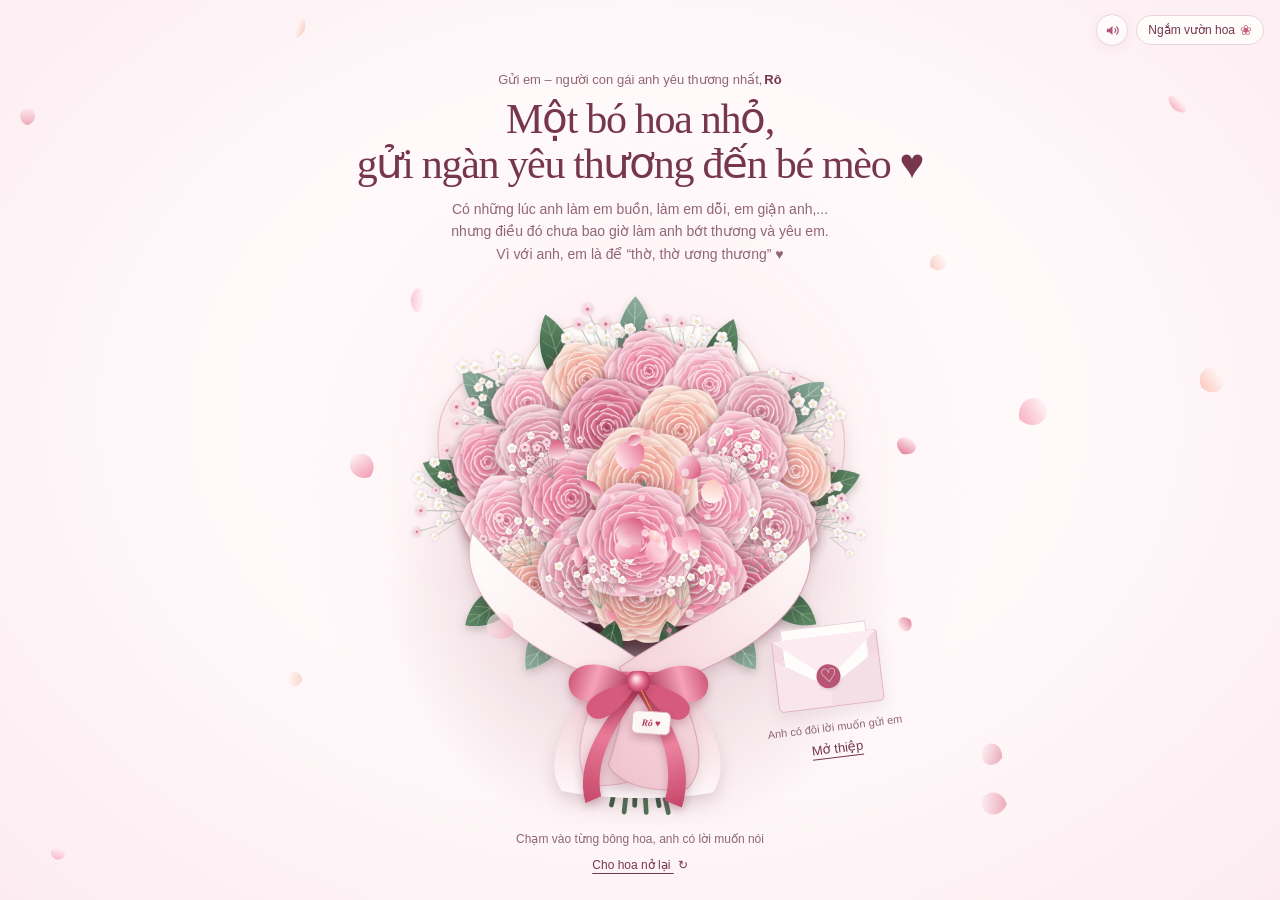
<file: index.html>
<!DOCTYPE html>
<html lang="vi">
<head>
  <meta charset="UTF-8">
  <meta name="viewport" content="width=device-width, initial-scale=1.0">
  <meta name="theme-color" content="#fff8fa">
  <meta name="description" content="Một bó hoa, một tấm thiệp và chút kỷ niệm anh gửi riêng cho em.">
  <link rel="icon" href="./assets/favicon.svg" type="image/svg+xml">
  <link rel="apple-touch-icon" href="./assets/apple-touch-icon.png">
  <title>Anh gửi bé mèo một bó hoa</title>
  <link rel="stylesheet" href="./style.css?v=4">
  <script src="./script.js?v=4" defer></script>
  <script src="./card.js?v=2" defer></script>
  <script src="./album.js" defer></script>
  <script src="./music.js?v=5" defer></script>
</head>
<body>
  <main>
    <div class="top-actions">
      <a class="garden-link" href="./garden.html">Ngắm vườn hoa <span aria-hidden="true">❀</span></a>
    </div>
    <canvas id="ambientPetalsCanvas" aria-hidden="true"></canvas>
    <header class="greeting">
      <p class="occasion">Gửi em – người con gái anh yêu thương nhất,<span>Rô</span></p>
      <h1>Một bó hoa nhỏ,<br>gửi ngàn yêu thương đến bé mèo ♥</h1>
      <p class="greeting-caption">
        Có những lúc anh làm em buồn, làm em dỗi, em giận anh,...<br>
        nhưng điều đó chưa bao giờ làm anh bớt thương và yêu em.<br>
        Vì với anh, em là để “thờ, thờ ương thương” ♥
      </p>
      <!-- <p class="greeting-caption">Mong mỗi ngày của bé mèo thật bình yên và ngập tràn niềm vui.</p> -->
    </header>

    <div class="gift-layout">
      <section class="scene-column" aria-label="Hoa và những lời chúc">


        <div class="gift-visuals">
          <div class="bouquet-composition">
            <div id="bouquetStageWrapper" role="button" tabindex="0"
              aria-label="Bó hoa hồng. Nhấn Enter để nhận lời chúc; dùng phím mũi tên để chọn bông hoa."
              aria-describedby="bouquetHint">
              <canvas id="bouquetCanvas" aria-hidden="true"></canvas>
            </div>
            <button class="envelope-button" id="openCard" type="button" aria-haspopup="dialog" aria-controls="greetingCard" aria-expanded="false" hidden>
              <span class="envelope" aria-hidden="true"><span class="envelope-letter">Gửi em,</span><span class="envelope-seal">♡</span></span>
              <span class="envelope-caption">Anh có đôi lời muốn gửi em</span>
              <span class="envelope-action">Mở thiệp</span>
            </button>
          </div>

        </div>

        <footer class="scene-footer">
          <p id="bouquetHint" class="bouquet-hint">Chạm vào từng bông hoa, anh có lời muốn nói</p>
          <p id="roseWish" class="rose-wish" role="status" aria-live="polite" aria-atomic="true"></p>
          <button class="text-button" id="replayBloom" type="button">Cho hoa nở lại <span aria-hidden="true">↻</span></button>
        </footer>
      </section>

      <dialog id="greetingCard" class="card-dialog" aria-labelledby="cardTitle">
        <div class="letter-paper">
          <button class="close-button" id="closeCard" type="button" aria-label="Đóng thiệp">×</button>
          <div id="cardReading">
            <p class="letter-recipient">Gửi <span id="cardRecipient">bé mèo</span>,</p>
            <h2 id="cardTitle">Yêu thương em, hôm nay<br>và cả những ngày sau.</h2>
            <div class="letter-flower" aria-hidden="true">❀</div>
            <p id="cardMessage" class="letter-message"></p>
            <div class="letter-signoff"><p>Yêu thương em rất nhiều,</p><p id="cardSender" class="letter-signature"></p></div>
            <div class="letter-fold" aria-hidden="true"></div>
            <div class="letter-actions"><button id="viewAlbum" class="text-button" type="button" aria-controls="memoryAlbum">Xem album kỷ niệm <span aria-hidden="true">♡</span></button><!-- <button id="editCard" class="text-button" type="button">Viết lời chúc riêng <span aria-hidden="true">✎</span></button> --></div>
          </div>
          <form id="cardEditor" hidden>
            <p class="editor-intro">Một tấm thiệp mang lời của bạn.</p>
            <h2 id="editorTitle" class="editor-title">Viết chút yêu thương</h2>
            <label for="recipientInput">Gửi đến</label>
            <input id="recipientInput" name="recipient" maxlength="60" required autocomplete="off">
            <label for="messageInput">Lời chúc</label>
            <textarea id="messageInput" name="message" rows="7" maxlength="1500" required></textarea>
            <label for="senderInput">Người gửi</label>
            <input id="senderInput" name="sender" maxlength="60" required autocomplete="off">
            <p class="editor-hint">Lời chúc được lưu trên trình duyệt này.</p>
            <div class="editor-actions"><button class="primary-button" type="submit">Lưu lời chúc</button><button class="text-button" id="cancelEdit" type="button">Hủy</button></div>
          </form>
          <p id="cardStatus" class="card-status" role="status" aria-live="polite"></p>
        </div>
      </dialog>
    </div>
    <section id="memoryAlbum" class="memory-album" aria-labelledby="albumTitle" hidden>
      <header class="album-heading">
        <p class="album-note">Những ngày có em, anh đều muốn giữ lại</p>
        <h2 id="albumTitle">Chuyện của chúng mình</h2>
        <button id="toggleAlbum" class="text-button" type="button" aria-expanded="false" aria-controls="albumPhotos">Xòe album <span aria-hidden="true">♡</span></button>
        <!-- <button id="editAlbum" class="text-button" type="button" aria-expanded="false" aria-controls="albumPhotos">Thay ảnh <span aria-hidden="true">✎</span></button> -->
      </header>
      <!-- <p id="albumEditHint" class="album-edit-hint" hidden>Chọn ảnh từ thiết bị của bạn, tối đa 20 MB mỗi ảnh. Ảnh được lưu trên trình duyệt này, không tự gửi sang thiết bị khác.</p> -->
      <p id="albumStatus" class="album-status" role="status" aria-live="polite" aria-atomic="true"></p>
      <div id="albumPhotos" class="album-photos">
        <figure class="portrait-card album-card">
          <div class="portrait-photo"><img src="./assets/images/album/2.jpg" alt="Ảnh kỷ niệm thứ nhất của bé mèo" width="720" height="1280" decoding="async"></div>
          <figcaption><span class="portrait-dedication">Nụ cười anh thương yêu nhất.</span><span class="portrait-date">Cười nhiều thế này em nhé</span></figcaption>
          <div class="photo-actions" hidden>
            <button class="text-button change-photo" type="button" aria-label="Đổi ảnh thứ nhất">Đổi ảnh</button>
            <button class="text-button reset-photo" type="button" aria-label="Khôi phục ảnh thứ nhất" disabled>Ảnh ban đầu</button>
            <input class="photo-input" type="file" accept="image/*" aria-label="Chọn ảnh thứ nhất" hidden>
          </div>
        </figure>
        <figure class="portrait-card album-card">
          <div class="portrait-photo"><img src="./assets/images/album/1.jpg" alt="Ảnh kỷ niệm thứ hai của bé mèo" width="720" height="1280" decoding="async" loading="lazy"></div>
          <figcaption><span class="portrait-dedication">Dỗi một chút cũng xinh.</span><span class="portrait-date">Anh nhìn mãi không chán</span></figcaption>
          <div class="photo-actions" hidden>
            <button class="text-button change-photo" type="button" aria-label="Đổi ảnh thứ hai">Đổi ảnh</button>
            <button class="text-button reset-photo" type="button" aria-label="Khôi phục ảnh thứ hai" disabled>Ảnh ban đầu</button>
            <input class="photo-input" type="file" accept="image/*" aria-label="Chọn ảnh thứ hai" hidden>
          </div>
        </figure>
        <figure class="portrait-card album-card">
          <div class="portrait-photo"><img src="./assets/images/album/3.jpg" alt="Ảnh kỷ niệm thứ ba của bé mèo" width="720" height="960" decoding="async" loading="lazy"></div>
          <figcaption><span class="portrait-dedication">Bé mèo của anh.</span><span class="portrait-date">Đáng yêu từng ngày một</span></figcaption>
          <div class="photo-actions" hidden>
            <button class="text-button change-photo" type="button" aria-label="Đổi ảnh thứ ba">Đổi ảnh</button>
            <button class="text-button reset-photo" type="button" aria-label="Khôi phục ảnh thứ ba" disabled>Ảnh ban đầu</button>
            <input class="photo-input" type="file" accept="image/*" aria-label="Chọn ảnh thứ ba" hidden>
          </div>
        </figure>
        <figure class="portrait-card album-card">
          <div class="portrait-photo"><img src="./assets/images/album/4.jpg" alt="Ảnh kỷ niệm thứ tư của bé mèo" width="720" height="960" decoding="async" loading="lazy"></div>
          <figcaption><span class="portrait-dedication">Ôm gấu thôi, đừng ôm buồn.</span><span class="portrait-date">Còn có anh ôm em nữa</span></figcaption>
          <div class="photo-actions" hidden>
            <button class="text-button change-photo" type="button" aria-label="Đổi ảnh thứ tư">Đổi ảnh</button>
            <button class="text-button reset-photo" type="button" aria-label="Khôi phục ảnh thứ tư" disabled>Ảnh ban đầu</button>
            <input class="photo-input" type="file" accept="image/*" aria-label="Chọn ảnh thứ tư" hidden>
          </div>
        </figure>
        <figure class="portrait-card album-card">
          <div class="portrait-photo"><img src="./assets/images/album/5.jpg" alt="Ảnh kỷ niệm thứ năm của bé mèo" width="720" height="960" decoding="async" loading="lazy"></div>
          <figcaption><span class="portrait-dedication">Hoa đẹp, em đẹp hơn.</span><span class="portrait-date">Yêu thương em nhiều lắm</span></figcaption>
          <div class="photo-actions" hidden>
            <button class="text-button change-photo" type="button" aria-label="Đổi ảnh thứ năm">Đổi ảnh</button>
            <button class="text-button reset-photo" type="button" aria-label="Khôi phục ảnh thứ năm" disabled>Ảnh ban đầu</button>
            <input class="photo-input" type="file" accept="image/*" aria-label="Chọn ảnh thứ năm" hidden>
          </div>
        </figure>
        <figure class="portrait-card album-card">
          <div class="portrait-photo"><img src="./assets/images/album/6.jpg" alt="Ảnh kỷ niệm thứ sáu của bé mèo" width="720" height="960" decoding="async" loading="lazy"></div>
          <figcaption><span class="portrait-dedication">Hai cái bóng, một đường về.</span><span class="portrait-date">Mình cứ đi cùng nhau mãi nhé</span></figcaption>
          <div class="photo-actions" hidden>
            <button class="text-button change-photo" type="button" aria-label="Đổi ảnh thứ sáu">Đổi ảnh</button>
            <button class="text-button reset-photo" type="button" aria-label="Khôi phục ảnh thứ sáu" disabled>Ảnh ban đầu</button>
            <input class="photo-input" type="file" accept="image/*" aria-label="Chọn ảnh thứ sáu" hidden>
          </div>
        </figure>
      </div>
      <p class="album-footnote">Còn nhiều ảnh lắm, mình cùng chụp tiếp em nhé.</p>
    </section>
    <noscript><p class="noscript-message">Bật JavaScript để ngắm hoa nở và mở thiệp anh gửi em nhé.</p></noscript>
  </main>
</body>
</html>
</file>
<file: style.css>
:root {
  --paper: #fffdfb;
  --blush: #fff8fa;
  --rose: #c7637d;
  --ink: #76364d;
  --muted: #916674;
  --line: #ecd3db;
  --bouquet-size: clamp(210px, calc(100dvh - 300px), 560px);
  color: var(--ink);
  font-family: "Segoe UI", Arial, sans-serif;
  font-synthesis: none;
}
* { box-sizing: border-box; }
[hidden] { display: none !important; }
html, body { margin: 0; min-width: 320px; min-height: 100%; }
body {
  background: radial-gradient(ellipse at 50% 46%, #fffdfd 0%, #fff9fa 47%, #fcecf1 100%);
  -webkit-tap-highlight-color: transparent;
}
button, input, textarea { font: inherit; }
button { color: inherit; cursor: pointer; touch-action: manipulation; }
button:focus-visible, a:focus-visible, [tabindex]:focus-visible, input:focus-visible, textarea:focus-visible {
  outline: 2px solid var(--ink); outline-offset: 5px;
}
main {
  min-height: 100vh; min-height: 100dvh;
  display: grid; align-content: center;
  position: relative; isolation: isolate;
  padding: max(72px, calc(env(safe-area-inset-top) + 64px)) clamp(16px, 3vw, 48px) max(16px, env(safe-area-inset-bottom));
}
/* Nút nhạc (music.js) và nút sang vườn hoa nằm chung một hàng ở góc trên bên phải. */
.top-actions {
  position: absolute; top: max(14px, env(safe-area-inset-top));
  right: max(16px, env(safe-area-inset-right)); z-index: 4;
  display: flex; align-items: center; gap: 8px;
}
.garden-link {
  display: inline-flex; align-items: center; gap: 5px;
  min-height: 30px; padding: 5px 11px; border: 1px solid var(--line); border-radius: 24px;
  background: var(--paper); color: var(--ink); font-size: 12px; line-height: 1; text-decoration: none;
}
.garden-link:hover { background: #fae7ef; }
.garden-link span { color: var(--rose); font-size: 14px; line-height: 1; }
.gift-layout {
  width: min(100%, 1040px); margin-inline: auto;
  display: grid; grid-template-columns: minmax(0, 1fr); align-items: start;
  gap: 32px clamp(28px, 4vw, 60px);
}
.scene-column { min-width: 0; display: flex; flex-direction: column; align-items: center; }
.gift-visuals {
  width: 100%; margin: 4px auto 0; display: grid; place-items: center;
}
.portrait-card {
  position: relative; min-width: 0; width: 100%; max-width: 275px;
  justify-self: center; margin: 0; padding: 10px 10px 0;
  background: var(--paper); border: 1px solid #ecd3db99;
  box-shadow: 0 14px 40px #76364d10, 0 2px 7px #76364d08;
  transform-origin: top left;
}
.portrait-photo { overflow: hidden; aspect-ratio: 3 / 4; background: #f3e4e5; }
.portrait-photo img { display: block; width: 100%; height: 100%; object-fit: cover; object-position: center; }
.portrait-card figcaption { padding: 19px 6px 20px; text-align: center; }
.portrait-dedication { display: block; font: italic clamp(16px, 1.6vw, 21px)/1.45 "Palatino Linotype", Georgia, serif; text-wrap: pretty; }
.portrait-date { display: block; color: var(--muted); margin-top: 11px; font-size: 10px; line-height: 1.6; }
main::before {
  content: ''; position: absolute; left: 50%; top: 52%; z-index: -1;
  width: min(90vw, 700px); aspect-ratio: 1;
  transform: translate(-50%, -50%); border-radius: 50%;
  background: radial-gradient(circle, rgba(252, 210, 223, .45), rgba(254, 235, 242, .16) 57%, transparent 73%);
  filter: blur(26px); pointer-events: none;
}
.greeting { width: fit-content; max-width: 100%; margin: 0 auto 8px; transform-origin: top left; position: relative; z-index: 1; text-align: center; }
.occasion { margin: 0 0 10px; font-size: 13px; color: var(--muted); }
.occasion span { margin-left: 2px; color: var(--ink); font-weight: 600; }
h1, h2, .letter-recipient { font-family: "Palatino Linotype", "Book Antiqua", Palatino, Georgia, serif; font-weight: 400; }
h1 { margin: 0; font-size: clamp(28px, 3.4vw, 42px); line-height: 1.08; letter-spacing: -1.3px; }
.greeting-caption { font-size: 14px; line-height: 1.6; color: var(--muted); margin: 10px 0 0; }
.bouquet-composition {
  position: relative; min-width: 0; margin: -12px auto -8px;
  width: min(100%, var(--bouquet-size));
  transform-origin: top left;
}
#bouquetStageWrapper {
  position: relative; width: 100%; aspect-ratio: 1; border-radius: 45%;
  cursor: pointer; touch-action: manipulation;
  animation: bouquet-entrance 1.15s cubic-bezier(.16, 1, .3, 1) both;
}
#bouquetCanvas { width: 100%; height: 100%; display: block; }
.envelope-button {
  position: absolute; right: 8px; top: 66%; width: clamp(126px, 29%, 164px);
  padding: 0; border: 0; background: transparent; text-align: center;
  transform: rotate(-7deg); animation: envelope-arrival .8s cubic-bezier(.2,.8,.2,1) both;
}
.envelope {
  position: relative; display: block; width: 106px; height: 72px; margin: 0 auto 12px;
  background: #f5d9e2; border: 1px solid #e3b5c4; border-radius: 2px 2px 5px 5px;
  box-shadow: 0 8px 18px #76364d18;
}
.envelope::before {
  content: ''; position: absolute; inset: 0; z-index: 2;
  background: linear-gradient(32deg, #f9e6ec 49%, transparent 50%) left / 51% 100% no-repeat,
              linear-gradient(-32deg, #f5dfe7 49%, transparent 50%) right / 51% 100% no-repeat;
  border-radius: inherit;
}
.envelope::after {
  content: ''; position: absolute; inset: -1px -1px 0; z-index: 3;
  background: #fcebf0; clip-path: polygon(0 0, 100% 0, 50% 61%);
  transform-origin: top; transition: transform .4s ease;
}
.envelope-letter {
  position: absolute; inset: -11px 9px 9px; padding: 12px 0 0;
  background: var(--paper); border: 1px solid var(--line);
  font-family: Georgia, serif; font-style: italic; font-size: 13px;
  transition: transform .4s ease;
}
.envelope-seal {
  position: absolute; left: calc(50% - 12px); top: 28px; z-index: 4;
  width: 24px; height: 24px; border-radius: 50%; background: #b85575;
  color: #fff6f8; font: 19px/24px Georgia, serif; box-shadow: 0 2px 3px #76364d22;
}
.envelope-caption, .envelope-action { display: block; font-size: 11px; line-height: 1.5; }
.envelope-caption { color: var(--muted); }
.envelope-action { font-size: 13px; text-decoration: underline; text-underline-offset: 4px; margin-top: 3px; }
@media (hover: hover) {
  .envelope-button:hover .envelope-letter { transform: translateY(-7px); }
  .envelope-button:hover .envelope::after { transform: rotateX(35deg); }
}
.scene-footer { transform-origin: top left; width: min(100%, 540px); margin-top: 15px; text-align: center; position: relative; z-index: 1; }
.bouquet-hint { font-size: 12px; color: var(--muted); margin: 0; }
.rose-wish { font: italic 17px/1.6 Georgia, serif; margin: 6px auto 2px; max-width: 440px; min-height: 54px; text-wrap: pretty; }
.rose-wish:empty { min-height: 0; margin: 0; }
.rose-wish.is-new { animation: wish-arrival .4s ease both; }
.text-button { border: 0; background: transparent; padding: 12px 8px; font-size: 12px; text-decoration: underline; text-underline-offset: 4px; }
.text-button span { display: inline-block; margin-left: 4px; text-decoration: none; }
/* #replayBloom { margin-top: 3px; } */
#ambientPetalsCanvas { position: fixed; inset: 0; width: 100%; height: 100%; display: block; pointer-events: none; z-index: 2; }
.card-dialog {
  position: relative; z-index: 3; inset: auto; justify-self: center; align-self: start;
  width: min(100%, 620px); min-width: 0; max-width: none; max-height: none; margin: 0;
  padding: 0; border: 0; border-radius: 5px; color: var(--ink);
  background: var(--paper); box-shadow: 0 20px 70px #76364d14, 0 2px 8px #76364d0d;
  overflow: visible; scroll-margin-block: 24px;
}
.card-dialog[open] { animation: letter-open .45s .4s cubic-bezier(.16,1,.3,1) both; }
.letter-paper { position: relative; padding: 18px 30px 10px; background: linear-gradient(90deg, transparent 49.7%, #eedde33b 50%, transparent 50.3%), var(--paper); }
.letter-paper::before { content: ''; position: absolute; inset: 10px; border: 1px solid #ecd3db99; border-radius: 2px; pointer-events: none; }
.close-button { position: absolute; right: 15px; top: 14px; z-index: 1; width: 36px; height: 36px; background: transparent; border: 0; border-radius: 50%; font-size: 25px; font-weight: 300; }
.close-button:hover { background: #f9eaf0; }
.letter-date { display: flex; align-items: center; justify-content: center; gap: 13px; font: 28px/1.1 Georgia, serif; color: var(--rose); margin: 0 0 10px; }
.date-stem { width: 1px; height: 32px; background: var(--line); transform: rotate(25deg); }
.letter-recipient { margin: 0 0 10px; font-size: 19px; overflow-wrap: anywhere; }
#cardTitle { margin: 0; font-size: 31px; line-height: 1.2; letter-spacing: -.6px; }
.letter-flower { text-align: center; font: 29px/1 Georgia, serif; color: var(--rose); margin: 6px 0 8px; }
.letter-message { white-space: pre-wrap; overflow-wrap: anywhere; font-size: 14px; line-height: 1.65; margin: 0; }
.message-paragraph { display: block; }
.message-paragraph + .message-paragraph { margin-top: 12px; }
.letter-signoff { margin-top: 10px; text-align: right; }
.letter-signoff > p:first-child { margin: 0 0 3px; font-size: 12px; color: var(--muted); }
.letter-signature { font: italic 23px/1.4 "Palatino Linotype", Georgia, serif; margin: 0; overflow-wrap: anywhere; }
.letter-fold { height: 1px; margin: 8px -30px 2px; background: #ecd3db77; box-shadow: 0 1px 2px #76364d08; }
.letter-actions { text-align: center; }
.letter-actions .text-button { padding-block: 8px; }
.card-status { font-size: 12px; color: var(--muted); text-align: center; margin: 0; line-height: 1.6; }
.card-status:not(:empty) { padding: 8px 0; }
.editor-intro { margin: 10px 0; font-size: 12px; color: var(--muted); }
.editor-title { font-size: 27px; line-height: 1.2; margin: 0 0 26px; }
#cardEditor label { display: block; font-size: 13px; margin: 18px 0 8px; }
#cardEditor input, #cardEditor textarea { width: 100%; border: 1px solid #dcb8c5; border-radius: 5px; background: #fff9fb; color: var(--ink); padding: 11px 12px; font-size: 14px; line-height: 1.6; }
#cardEditor textarea { resize: vertical; min-height: 150px; }
.editor-hint { font-size: 11px; color: var(--muted); line-height: 1.7; margin-top: 14px; }
.editor-actions { display: flex; align-items: center; gap: 16px; margin: 20px 0 10px; }
.primary-button { border: 1px solid var(--ink); border-radius: 5px; padding: 12px 20px; font-size: 13px; background: var(--ink); color: var(--paper); }
.noscript-message { text-align: center; font-size: 14px; }
/* The album is a second chapter, revealed only after the letter is opened. */
.memory-album {
  position: relative; z-index: 3; width: min(100%, 850px); min-width: 0;
  margin: clamp(32px, 4vw, 54px) auto 8px; text-align: center; scroll-margin-top: 32px;
  opacity: 0; transform: translateY(24px);
  transition: opacity .8s ease, transform .8s cubic-bezier(.2,.8,.2,1);
}
.memory-album.is-revealed { opacity: 1; transform: none; }
.album-heading { margin-bottom: 26px; }
.album-note { color: var(--muted); font-size: 12px; line-height: 1.7; margin: 0 0 12px; }
#albumTitle { font-size: clamp(26px, 3vw, 34px); line-height: 1.25; margin: 0 0 8px; letter-spacing: -.5px; }
.album-photos { display: grid; grid-template-columns: minmax(0, 1fr); gap: 28px; padding: 18px 18px 14px; }
.album-card { grid-area: 1 / 1; width: min(100%, 230px); max-width: none; transform-origin: center; }
.album-card:nth-child(1) { z-index: 3; transform: rotate(-3deg); }
.album-card:nth-child(2) { z-index: 2; transform: translate(12px, -6px) rotate(7deg); }
.album-card:nth-child(3) { z-index: 1; transform: translate(-12px, -10px) rotate(-9deg); }
.album-card:nth-child(n+4) { z-index: 0; transform: rotate(4deg); }
.album-card .portrait-dedication { font-size: 17px; }
.album-card figcaption { padding: 16px 4px 18px; }
.album-card .portrait-date { margin-top: 8px; }
.album-edit-hint, .album-status { max-width: 520px; margin: 0 auto 16px; color: var(--muted); font-size: 12px; line-height: 1.7; }
.album-status:empty { display: none; }
.photo-actions { display: flex; justify-content: center; flex-wrap: wrap; gap: 0 4px; padding: 0 0 8px; }
.photo-actions .text-button { min-height: 44px; padding: 10px 6px; }
.photo-actions button:disabled { opacity: .5; cursor: default; }
.album-card[aria-busy="true"] .portrait-photo { opacity: .65; }
.memory-album.is-spread .album-photos { grid-template-columns: repeat(3, minmax(0, 1fr)); }
.memory-album.is-spread .album-card { grid-area: auto; transform: rotate(var(--photo-angle)); animation: photo-unfold .65s cubic-bezier(.2,.8,.2,1) both; }
.memory-album.is-spread .album-card:nth-child(1) { --photo-angle: -4deg; }
.memory-album.is-spread .album-card:nth-child(2) { --photo-angle: 2deg; animation-delay: .13s; }
.memory-album.is-spread .album-card:nth-child(3) { --photo-angle: -2deg; animation-delay: .26s; }
.memory-album.is-spread .album-card:nth-child(4) { --photo-angle: 3deg; animation-delay: .39s; }
.memory-album.is-spread .album-card:nth-child(5) { --photo-angle: -3deg; animation-delay: .52s; }
.memory-album.is-spread .album-card:nth-child(6) { --photo-angle: 2deg; animation-delay: .65s; }
.album-footnote { margin: 22px 0 0; color: var(--muted); font: italic 15px/1.7 Georgia, serif; }
@keyframes photo-unfold {
  from { opacity: 0; transform: translateY(22px) rotate(0); }
  to { opacity: 1; transform: translateY(0) rotate(var(--photo-angle)); }
}
@media (min-width: 1100px) {
  body.card-open .gift-layout { grid-template-columns: minmax(0, 1fr) minmax(400px, 470px); align-items: center; }
  body.card-open .bouquet-composition { width: min(100%, var(--bouquet-size)); }
  body.card-open .envelope-button { right: 0; width: 126px; }
  body.card-open .envelope { width: 88px; height: 60px; }
  body.card-open .envelope-seal { top: 22px; }
  body.card-open .envelope-caption { font-size: 10px; }
  body.card-open .envelope-action { font-size: 12px; }
  body.card-open .card-dialog { width: 100%; }
}
@media (min-width: 601px) and (max-width: 1099px) {
  body.card-open .bouquet-composition { width: min(100%, var(--bouquet-size)); }
}
@media (max-width: 600px) {
  .occasion { font-size: 12px; margin-bottom: 8px; }
  .greeting h1 { font-size: 22px; line-height: 1.2; letter-spacing: -.5px; }
  .greeting { margin-bottom: 6px; }
  .greeting-caption { font-size: 12px; margin-top: 8px; }
  .gift-visuals { margin-top: 2px; }
  .bouquet-composition { margin-top: 0; margin-bottom: 4px; width: min(100%, var(--bouquet-size)); }
  .envelope-button { right: 4px; top: auto; bottom: 6%; width: 110px; z-index: 2; }
  .envelope { width: 88px; height: 60px; margin-bottom: 9px; }
  .envelope-seal { top: 22px; }
  .envelope-caption { display: none; }
  .envelope-action { font-size: 12px; }
  .rose-wish { font-size: 14px; line-height: 1.55; min-height: 44px; padding: 0 10px; }
  .letter-paper { padding: 18px 24px 10px; }
  .letter-fold { margin-left: -24px; margin-right: -24px; }
  #cardTitle { font-size: 29px; }
  .memory-album.is-spread .album-photos { grid-template-columns: minmax(0, 1fr); gap: 32px; }
}
@keyframes bouquet-entrance { from { opacity: 0; transform: translateY(18px) scale(.92); } to { opacity: 1; transform: translateY(0) scale(1); } }
@keyframes envelope-arrival { from { opacity: 0; transform: translateY(14px) rotate(-12deg); } to { opacity: 1; transform: translateY(0) rotate(-7deg); } }
@keyframes letter-open { from { opacity: 0; transform: translateY(16px); } to { opacity: 1; transform: translateY(0); } }
@keyframes wish-arrival { from { opacity: 0; transform: translateY(5px); } to { opacity: 1; transform: translateY(0); } }
@media (prefers-reduced-motion: reduce) {
  *, *::before, *::after { animation: none !important; transition: none !important; scroll-behavior: auto !important; }
}
</file>
